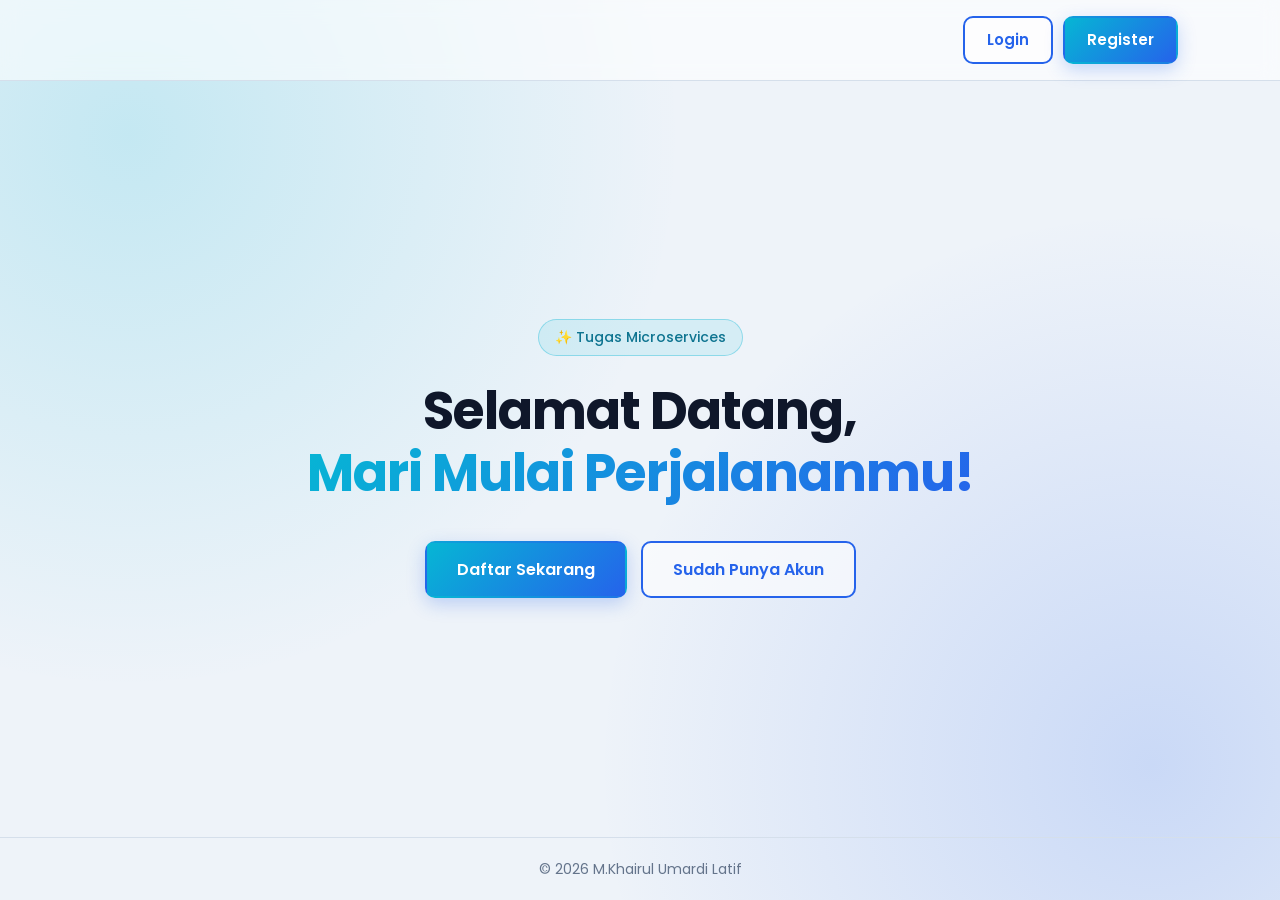
<file: index.html>
<!DOCTYPE html>
<html lang="id">
<head>
  <meta charset="UTF-8">
  <meta name="viewport" content="width=device-width, initial-scale=1.0">
  <title>Landing Page Login M.Khairul Umardi Latif</title>
  <!-- Font Poppins dari Google Fonts -->
  <link href="https://fonts.googleapis.com/css2?family=Poppins:wght@400;500;600;700&display=swap" rel="stylesheet">
  <link rel="stylesheet" href="style.css?v=9">
</head>
<body>

  <!-- Navbar -->
  <header class="navbar">
    <nav>
      <a href="login.html" class="btn btn-outline">Login</a>
      <a href="register.html" class="btn btn-primary">Register</a>
    </nav>
  </header>

  <!-- Hero -->
  <section class="hero">
    <span class="badge">✨ Tugas Microservices</span>
    <h1>Selamat Datang,<br><span class="gradient-text">Mari Mulai Perjalananmu!</span></h1>
    <div class="hero-buttons">
      <a href="register.html" class="btn btn-primary btn-lg">Daftar Sekarang</a>
      <a href="login.html" class="btn btn-outline btn-lg">Sudah Punya Akun</a>
    </div>
  </section>

  <!-- Footer -->
  <footer class="footer">
    <p>&copy; 2026 M.Khairul Umardi Latif</p>
  </footer>

</body>
</html>
</file>
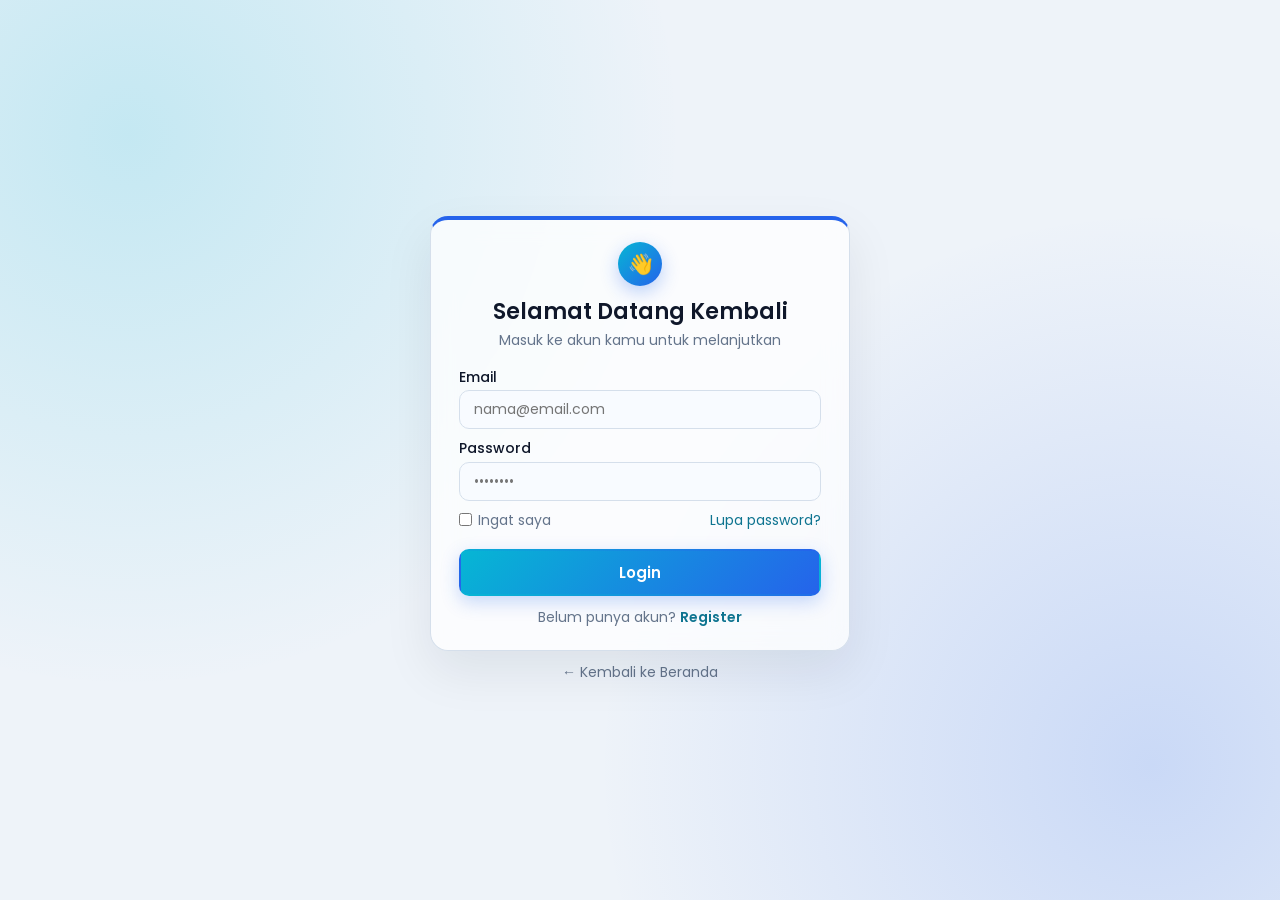
<file: login.html>
<!DOCTYPE html>
<html lang="id">
<head>
  <meta charset="UTF-8">
  <meta name="viewport" content="width=device-width, initial-scale=1.0">
  <title>Login - M.Khairul Umardi Latif</title>
  <link href="https://fonts.googleapis.com/css2?family=Poppins:wght@400;500;600;700&display=swap" rel="stylesheet">
  <link rel="stylesheet" href="style.css?v=9">
</head>
<body class="auth-page">

  <div class="auth-card">
    <div class="auth-icon">👋</div>
    <h2>Selamat Datang Kembali</h2>
    <p class="subtitle">Masuk ke akun kamu untuk melanjutkan</p>

    <form action="index.html">
      <div class="form-group">
        <label for="email">Email</label>
        <input type="email" id="email" placeholder="nama@email.com" required>
      </div>
      <div class="form-group">
        <label for="password">Password</label>
        <input type="password" id="password" placeholder="••••••••" required>
      </div>
      <div class="form-row">
        <label class="checkbox"><input type="checkbox"> Ingat saya</label>
        <a href="#">Lupa password?</a>
      </div>
      <button type="submit" class="btn btn-primary btn-block">Login</button>
    </form>

    <p class="switch">Belum punya akun? <a href="register.html">Register</a></p>
  </div>

  <a href="index.html" class="back-link">&larr; Kembali ke Beranda</a>

</body>
</html>
</file>
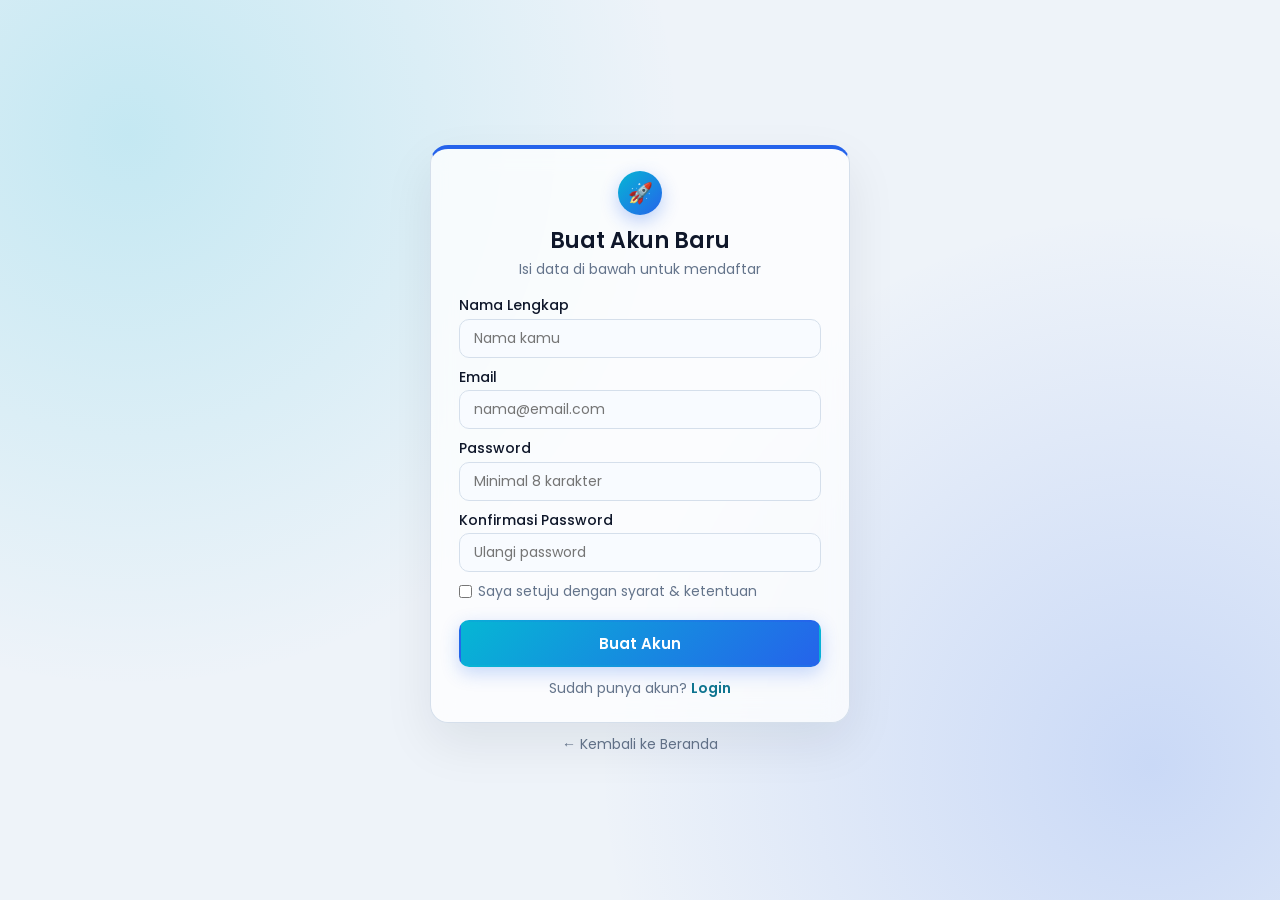
<file: register.html>
<!DOCTYPE html>
<html lang="id">
<head>
  <meta charset="UTF-8">
  <meta name="viewport" content="width=device-width, initial-scale=1.0">
  <title>Register - M.Khairul Umardi Latif</title>
  <link href="https://fonts.googleapis.com/css2?family=Poppins:wght@400;500;600;700&display=swap" rel="stylesheet">
  <link rel="stylesheet" href="style.css?v=9">
</head>
<body class="auth-page">

  <div class="auth-card">
    <div class="auth-icon">🚀</div>
    <h2>Buat Akun Baru</h2>
    <p class="subtitle">Isi data di bawah untuk mendaftar</p>

    <form action="login.html">
      <div class="form-group">
        <label for="nama">Nama Lengkap</label>
        <input type="text" id="nama" placeholder="Nama kamu" required>
      </div>
      <div class="form-group">
        <label for="email">Email</label>
        <input type="email" id="email" placeholder="nama@email.com" required>
      </div>
      <div class="form-group">
        <label for="password">Password</label>
        <input type="password" id="password" placeholder="Minimal 8 karakter" minlength="8" required>
      </div>
      <div class="form-group">
        <label for="konfirmasi">Konfirmasi Password</label>
        <input type="password" id="konfirmasi" placeholder="Ulangi password" minlength="8" required>
      </div>
      <label class="checkbox"><input type="checkbox" required> Saya setuju dengan syarat &amp; ketentuan</label>
      <button type="submit" class="btn btn-primary btn-block">Buat Akun</button>
    </form>

    <p class="switch">Sudah punya akun? <a href="login.html">Login</a></p>
  </div>

  <a href="index.html" class="back-link">&larr; Kembali ke Beranda</a>

</body>
</html>
</file>
<file: style.css>
/* ===== WARNA ===== */
:root {
  --bg: #eef3f9;        /* latar halaman */
  --input: #f8fbff;     /* latar kotak input */
  --border: #d5dfeb;    /* garis tepi */
  --primary: #2563eb;   /* biru */
  --link: #0e7490;      /* warna link */
  --text: #0f172a;      /* teks utama */
  --muted: #64748b;     /* teks abu */
  --gradient: linear-gradient(135deg, #06b6d4, #2563eb); /* cyan -> biru */
}

/* ===== DASAR ===== */
* { margin: 0; padding: 0; box-sizing: border-box; }
body {
  font-family: "Poppins", Arial, sans-serif;
  color: var(--text);
  line-height: 1.6;
  /* dua cahaya lembut: cyan di kiri atas, biru di kanan bawah */
  background:
    radial-gradient(circle at 10% 15%, rgba(6, 182, 212, 0.18), transparent 40%),
    radial-gradient(circle at 90% 85%, rgba(37, 99, 235, 0.18), transparent 40%),
    var(--bg);
  background-attachment: fixed;
  /* supaya footer selalu di paling bawah */
  min-height: 100vh;
  display: flex;
  flex-direction: column;
}
a { color: var(--link); text-decoration: none; }

/* ===== TOMBOL ===== */
.btn {
  display: inline-block;
  padding: 10px 22px;
  border: 2px solid transparent;
  border-radius: 10px;
  font-family: inherit;
  font-weight: 600;
  font-size: 15px;
  cursor: pointer;
  transition: 0.3s;
}
.btn-primary {
  background: var(--gradient);
  color: #fff;
  box-shadow: 0 6px 18px rgba(37, 99, 235, 0.25);
}
.btn-primary:hover {
  transform: translateY(-2px); /* tombol naik sedikit */
  box-shadow: 0 10px 24px rgba(37, 99, 235, 0.35);
}
.btn-outline {
  background: rgba(255, 255, 255, 0.6);
  border-color: var(--primary);
  color: var(--primary);
}
.btn-outline:hover { background: var(--primary); color: #fff; }
.btn-lg { padding: 14px 30px; font-size: 16px; }
.btn-block { width: 100%; margin-top: 8px; }

/* ===== NAVBAR ===== */
.navbar {
  position: sticky;
  top: 0;
  display: flex;
  justify-content: flex-end; /* tombol di kanan */
  padding: 16px 8%;
  background: rgba(255, 255, 255, 0.6);
  backdrop-filter: blur(10px); /* efek kaca buram */
  border-bottom: 1px solid var(--border);
}
.navbar nav { display: flex; gap: 10px; }

/* ===== HERO ===== */
.hero {
  flex: 1; /* isi ruang kosong, footer terdorong ke bawah */
  display: flex;
  flex-direction: column;
  justify-content: center;
  align-items: center;
  text-align: center;
  padding: 80px 8%;
}
.badge {
  padding: 6px 16px;
  border-radius: 50px;
  background: rgba(6, 182, 212, 0.1);
  border: 1px solid rgba(6, 182, 212, 0.35);
  color: var(--link);
  font-size: 14px;
  font-weight: 500;
  margin-bottom: 24px;
}
.hero h1 {
  font-size: 52px;
  font-weight: 700;
  line-height: 1.2;
  letter-spacing: -1px;
  margin-bottom: 36px;
}
.gradient-text {
  background: var(--gradient);
  -webkit-background-clip: text;
  background-clip: text;
  color: transparent;
}
.hero-buttons { display: flex; gap: 14px; flex-wrap: wrap; justify-content: center; }

/* ===== FOOTER ===== */
.footer {
  text-align: center;
  padding: 20px;
  border-top: 1px solid var(--border);
  color: var(--muted);
  font-size: 14px;
}

/* ===== HALAMAN LOGIN & REGISTER ===== */
.auth-page {
  justify-content: center;
  align-items: center;
  padding: 16px;
}
.auth-card {
  width: 100%;
  max-width: 420px;
  padding: 22px 28px;
  background: rgba(255, 255, 255, 0.75);
  backdrop-filter: blur(12px); /* efek kaca buram */
  border: 1px solid var(--border);
  border-top: 4px solid var(--primary); /* garis biru di atas kartu */
  border-radius: 18px;
  box-shadow: 0 20px 50px rgba(15, 23, 42, 0.08);
}
.auth-icon {
  width: 44px;
  height: 44px;
  margin: 0 auto 8px;
  display: flex;
  justify-content: center;
  align-items: center;
  font-size: 20px;
  border-radius: 50%;
  background: var(--gradient);
  box-shadow: 0 6px 18px rgba(37, 99, 235, 0.3);
}
.auth-card h2 { text-align: center; font-size: 22px; font-weight: 600; }
.subtitle { text-align: center; color: var(--muted); font-size: 14px; margin-bottom: 14px; }

/* ===== FORM ===== */
.form-group { margin-bottom: 8px; }
.form-group label { display: block; margin-bottom: 2px; font-size: 14px; font-weight: 500; }
.form-group input {
  width: 100%;
  padding: 8px 14px;
  background: var(--input);
  border: 1px solid var(--border);
  border-radius: 10px;
  font-family: inherit;
  font-size: 14px;
  transition: 0.3s;
}
.form-group input:focus {
  outline: none;
  border-color: var(--primary);
  box-shadow: 0 0 0 3px rgba(37, 99, 235, 0.15); /* cahaya biru saat diklik */
}
.form-row {
  display: flex;
  justify-content: space-between;
  align-items: center;
  margin-bottom: 10px;
  font-size: 14px;
}
.checkbox {
  display: flex;
  align-items: center;
  gap: 6px;
  font-size: 14px;
  color: var(--muted);
  margin-bottom: 10px;
}
.form-row .checkbox { margin-bottom: 0; }
.checkbox input { accent-color: var(--primary); }
.switch { text-align: center; margin-top: 10px; font-size: 14px; color: var(--muted); }
.switch a { font-weight: 600; }
.back-link { margin-top: 10px; font-size: 14px; color: var(--muted); }
.back-link:hover { color: var(--primary); }

/* ===== RESPONSIF (HP) ===== */
@media (max-width: 700px) {
  .navbar { justify-content: center; }
  .hero h1 { font-size: 32px; }
  .auth-card { padding: 26px 20px; }
}
</file>
